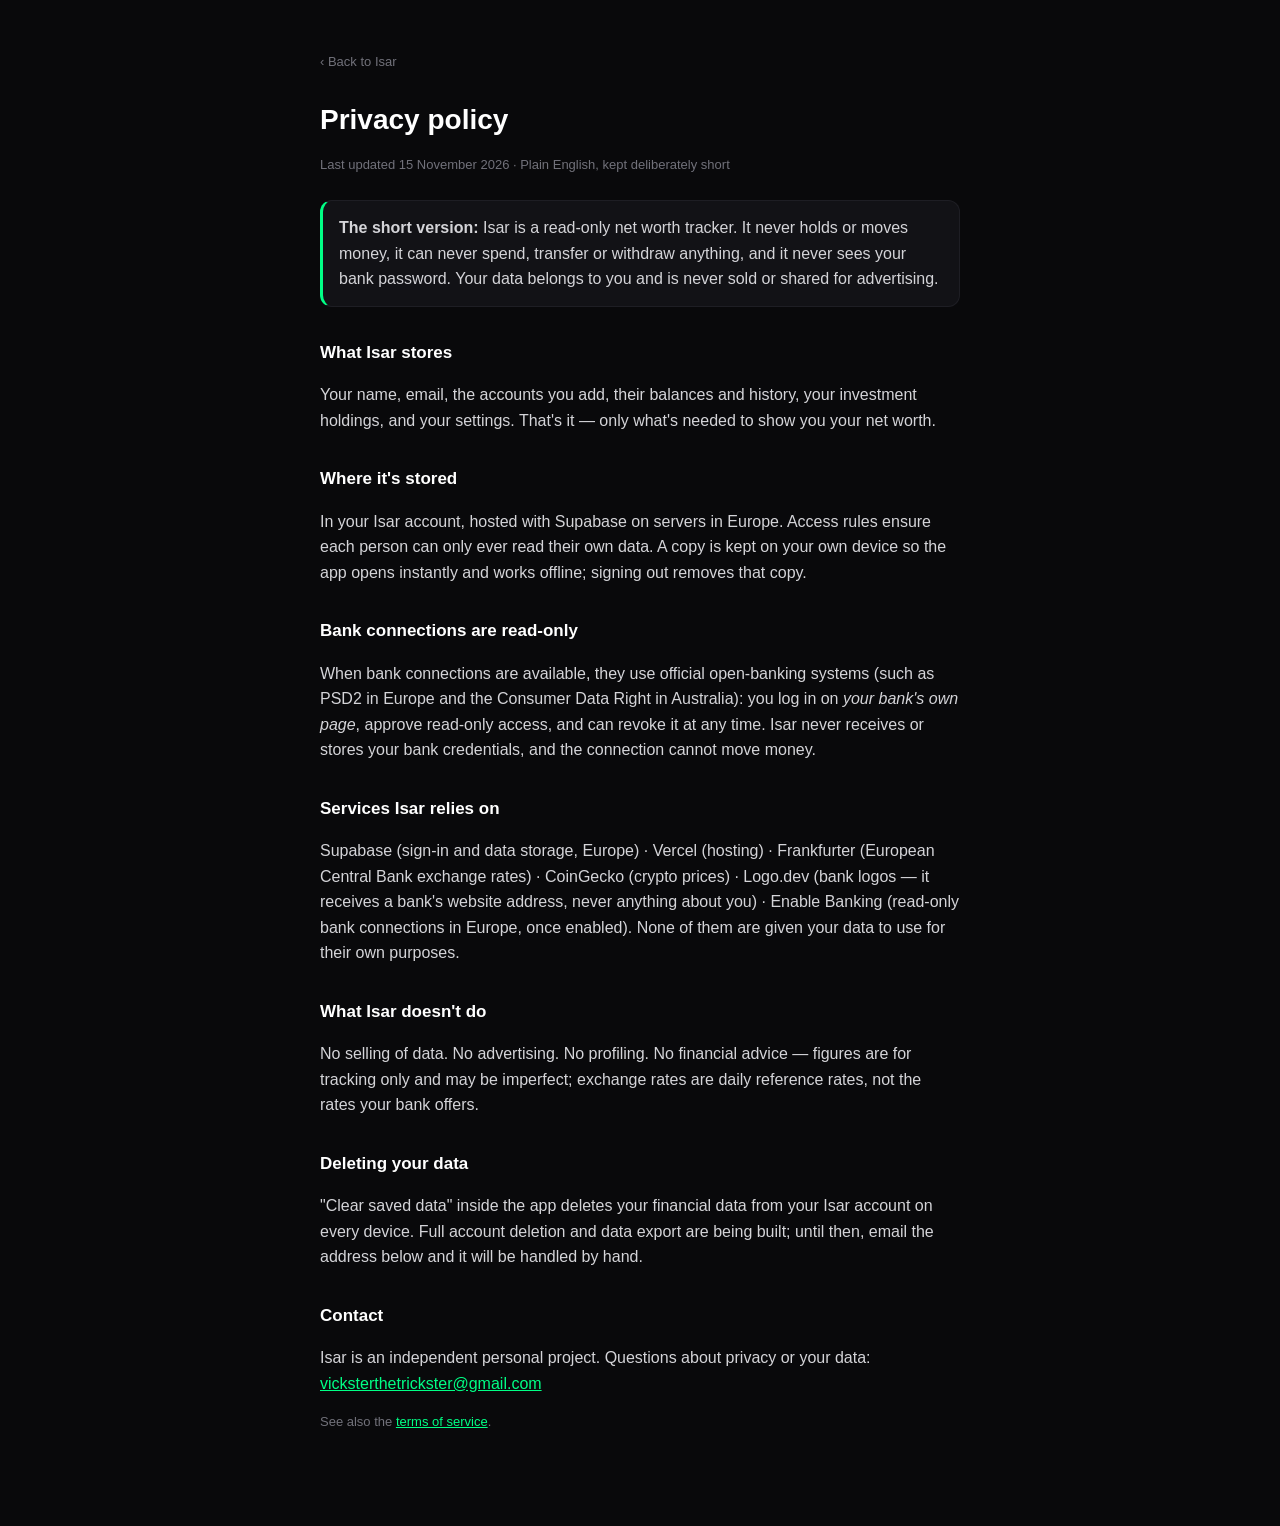
<file: isar.v1/privacy.html>
<!doctype html>
<!-- The public privacy policy, needed as a URL by providers (Enable Banking, Basiq) and for
     anyone checking Isar out. KEEP IT TRUE: update this page whenever data goes somewhere
     new. The in-app version (js/support.js, openPrivacy) must say the same things. -->
<html lang="en">
<head>
    <meta charset="UTF-8">
    <meta name="viewport" content="width=device-width, initial-scale=1.0">
    <title>Privacy — Isar</title>
    <style>
        :root { color-scheme: dark; }
        body { margin: 0; background: #09090B; color: #D4D4D8; font-family: -apple-system, 'Segoe UI', Roboto, sans-serif; line-height: 1.6; }
        main { max-width: 640px; margin: 0 auto; padding: 48px 20px 80px; }
        h1 { color: #fff; font-size: 28px; margin: 24px 0 4px; }
        h2 { color: #fff; font-size: 17px; margin-top: 32px; }
        .updated { color: #71717A; font-size: 13px; }
        .key { background: #121216; border: 1px solid #1E1E24; border-left: 3px solid #00FF85; border-radius: 12px; padding: 14px 16px; margin: 24px 0; }
        a { color: #00FF85; }
        .top { color: #71717A; font-size: 13px; text-decoration: none; }
    </style>
</head>
<body>
<main>
    <a class="top" href="/">‹ Back to Isar</a>
    <h1>Privacy policy</h1>
    <p class="updated">Last updated 15 November 2026 · Plain English, kept deliberately short</p>

    <div class="key"><strong>The short version:</strong> Isar is a read-only net worth tracker. It never holds or moves money, it can never spend, transfer or withdraw anything, and it never sees your bank password. Your data belongs to you and is never sold or shared for advertising.</div>

    <h2>What Isar stores</h2>
    <p>Your name, email, the accounts you add, their balances and history, your investment holdings, and your settings. That's it — only what's needed to show you your net worth.</p>

    <h2>Where it's stored</h2>
    <p>In your Isar account, hosted with Supabase on servers in Europe. Access rules ensure each person can only ever read their own data. A copy is kept on your own device so the app opens instantly and works offline; signing out removes that copy.</p>

    <h2>Bank connections are read-only</h2>
    <p>When bank connections are available, they use official open-banking systems (such as PSD2 in Europe and the Consumer Data Right in Australia): you log in on <em>your bank's own page</em>, approve read-only access, and can revoke it at any time. Isar never receives or stores your bank credentials, and the connection cannot move money.</p>

    <h2>Services Isar relies on</h2>
    <p>Supabase (sign-in and data storage, Europe) · Vercel (hosting) · Frankfurter (European Central Bank exchange rates) · CoinGecko (crypto prices) · Logo.dev (bank logos — it receives a bank's website address, never anything about you) · Enable Banking (read-only bank connections in Europe, once enabled). None of them are given your data to use for their own purposes.</p>

    <h2>What Isar doesn't do</h2>
    <p>No selling of data. No advertising. No profiling. No financial advice — figures are for tracking only and may be imperfect; exchange rates are daily reference rates, not the rates your bank offers.</p>

    <h2>Deleting your data</h2>
    <p>"Clear saved data" inside the app deletes your financial data from your Isar account on every device. Full account deletion and data export are being built; until then, email the address below and it will be handled by hand.</p>

    <h2>Contact</h2>
    <p>Isar is an independent personal project. Questions about privacy or your data: <a href="mailto:vicksterthetrickster@gmail.com">vicksterthetrickster@gmail.com</a></p>

    <p class="updated">See also the <a href="/terms.html">terms of service</a>.</p>
</main>
</body>
</html>
</file>
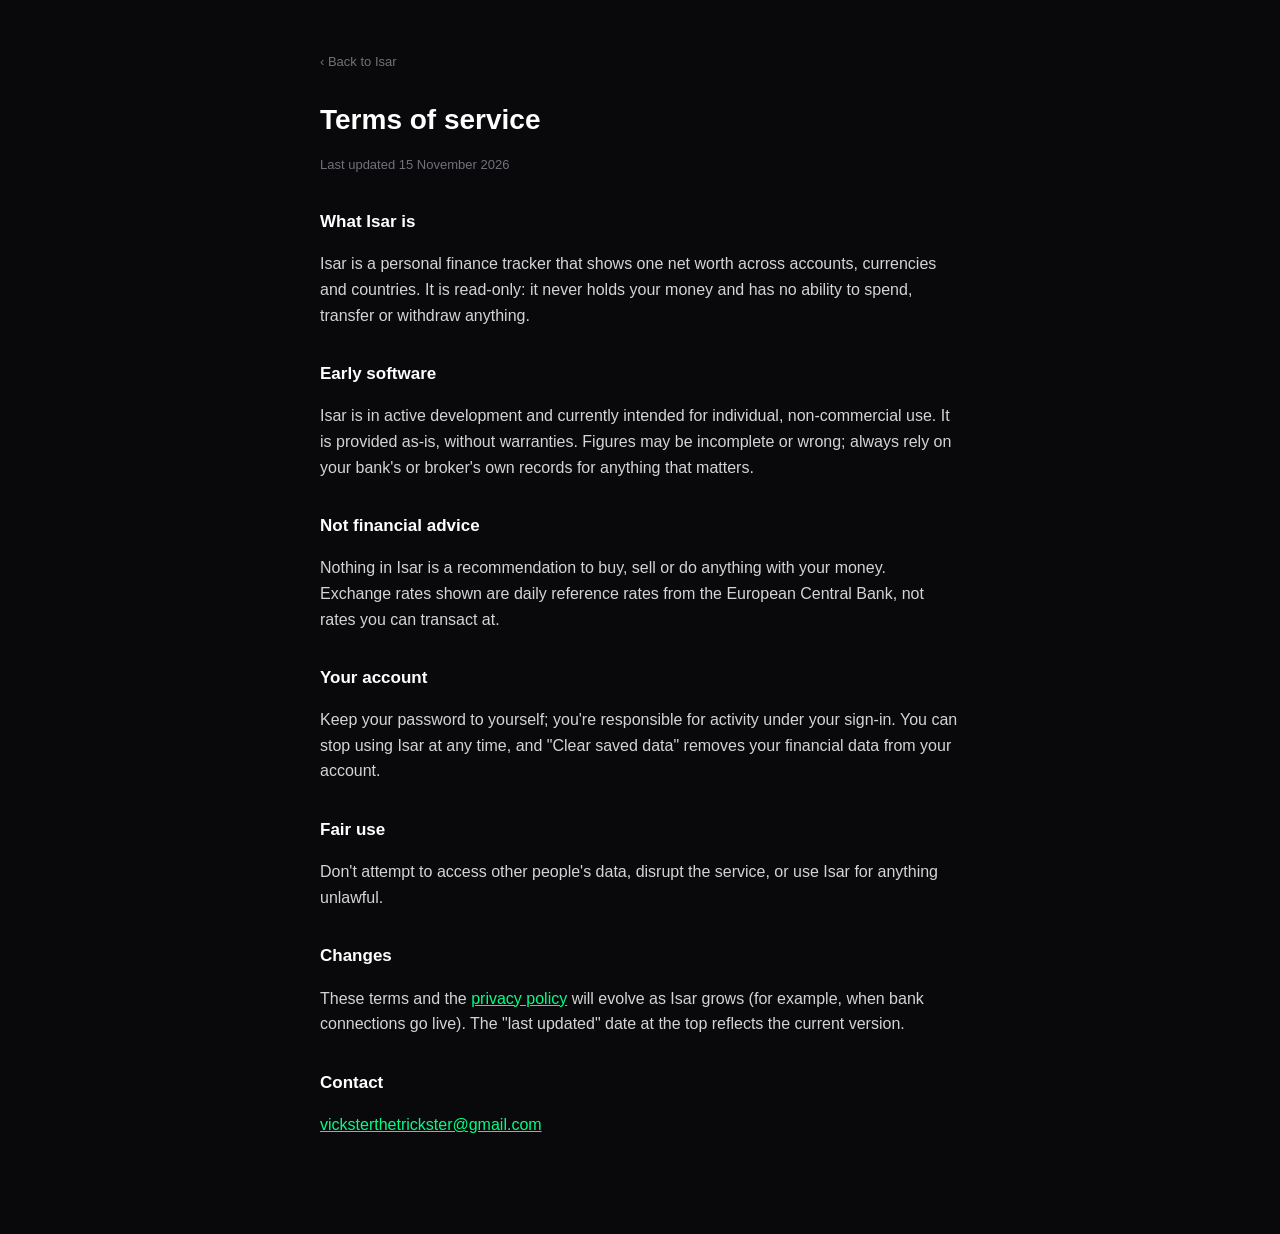
<file: isar.v1/terms.html>
<!doctype html>
<!-- The public terms of service, needed as a URL by providers (Enable Banking, Basiq).
     Plain English, honest about Isar being an early personal project. -->
<html lang="en">
<head>
    <meta charset="UTF-8">
    <meta name="viewport" content="width=device-width, initial-scale=1.0">
    <title>Terms — Isar</title>
    <style>
        :root { color-scheme: dark; }
        body { margin: 0; background: #09090B; color: #D4D4D8; font-family: -apple-system, 'Segoe UI', Roboto, sans-serif; line-height: 1.6; }
        main { max-width: 640px; margin: 0 auto; padding: 48px 20px 80px; }
        h1 { color: #fff; font-size: 28px; margin: 24px 0 4px; }
        h2 { color: #fff; font-size: 17px; margin-top: 32px; }
        .updated { color: #71717A; font-size: 13px; }
        a { color: #00FF85; }
        .top { color: #71717A; font-size: 13px; text-decoration: none; }
    </style>
</head>
<body>
<main>
    <a class="top" href="/">‹ Back to Isar</a>
    <h1>Terms of service</h1>
    <p class="updated">Last updated 15 November 2026</p>

    <h2>What Isar is</h2>
    <p>Isar is a personal finance tracker that shows one net worth across accounts, currencies and countries. It is read-only: it never holds your money and has no ability to spend, transfer or withdraw anything.</p>

    <h2>Early software</h2>
    <p>Isar is in active development and currently intended for individual, non-commercial use. It is provided as-is, without warranties. Figures may be incomplete or wrong; always rely on your bank's or broker's own records for anything that matters.</p>

    <h2>Not financial advice</h2>
    <p>Nothing in Isar is a recommendation to buy, sell or do anything with your money. Exchange rates shown are daily reference rates from the European Central Bank, not rates you can transact at.</p>

    <h2>Your account</h2>
    <p>Keep your password to yourself; you're responsible for activity under your sign-in. You can stop using Isar at any time, and "Clear saved data" removes your financial data from your account.</p>

    <h2>Fair use</h2>
    <p>Don't attempt to access other people's data, disrupt the service, or use Isar for anything unlawful.</p>

    <h2>Changes</h2>
    <p>These terms and the <a href="/privacy.html">privacy policy</a> will evolve as Isar grows (for example, when bank connections go live). The "last updated" date at the top reflects the current version.</p>

    <h2>Contact</h2>
    <p><a href="mailto:vicksterthetrickster@gmail.com">vicksterthetrickster@gmail.com</a></p>
</main>
</body>
</html>
</file>
